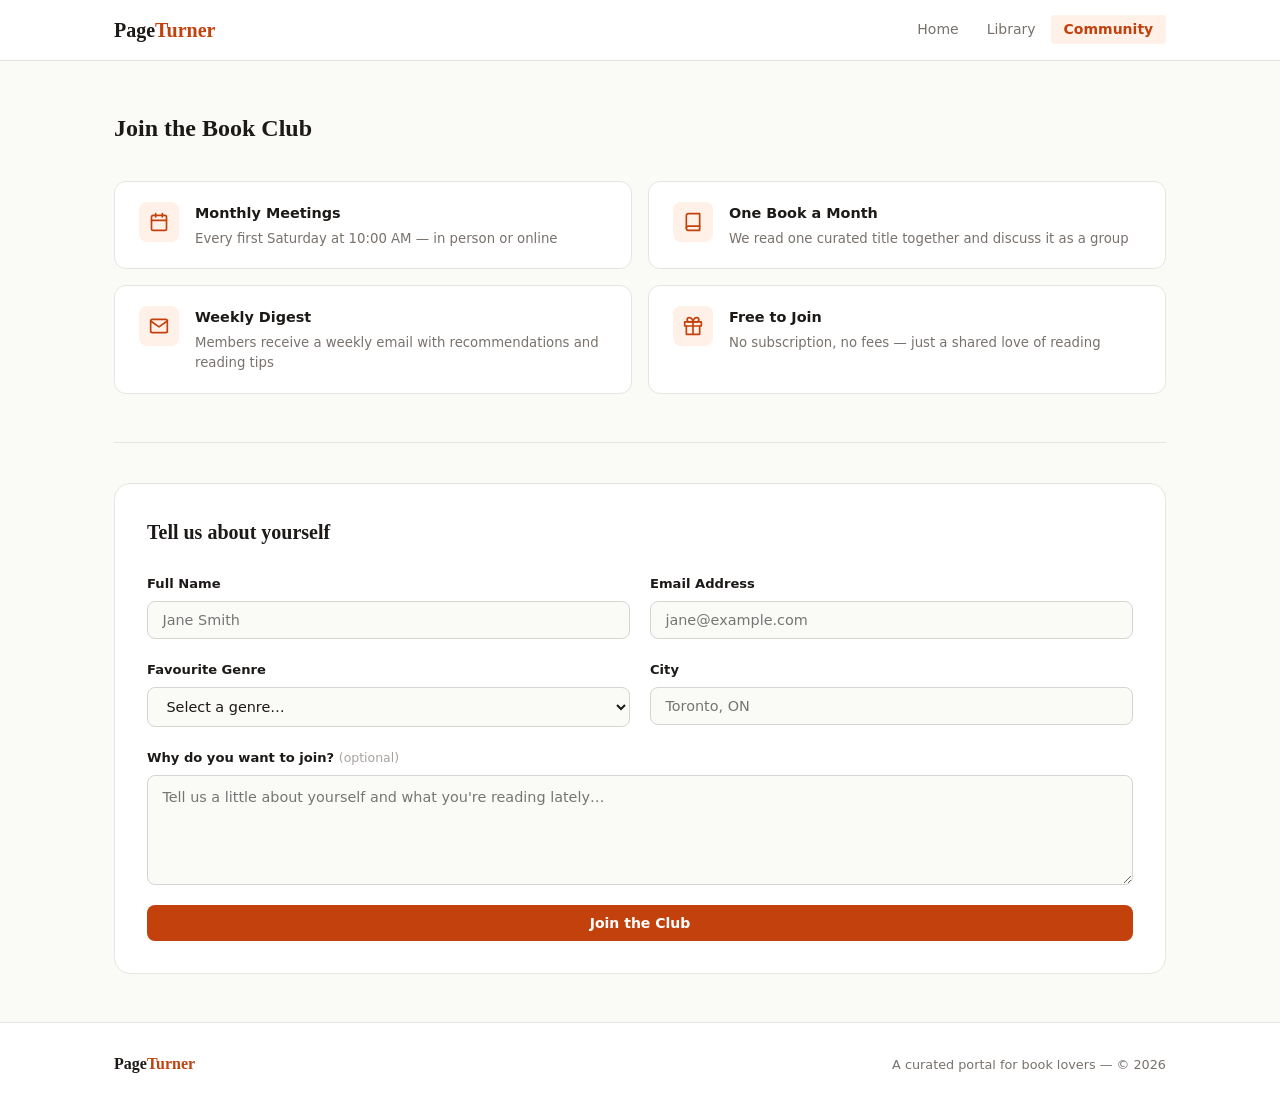
<file: community.html>
<!doctype html>
<html lang="en">
<head>
  <meta charset="UTF-8" />
  <meta name="viewport" content="width=device-width, initial-scale=1.0" />
  <title>Community — PageTurner</title>
  <link rel="stylesheet" href="css/style.css" />
</head>
<body>

  <!-- NAVBAR -->
  <header>
    <nav class="navbar" aria-label="Main navigation">
      <div class="nav-inner">
        <a href="index.html" class="nav-logo">Page<span>Turner</span></a>
        <ul class="nav-links" role="list">
          <li><a href="index.html">Home</a></li>
          <li><a href="library.html">Library</a></li>
          <li><a href="community.html">Community</a></li>
        </ul>
      </div>
    </nav>
  </header>

  <main>
    <section class="section" aria-labelledby="community-heading">

      <div class="section-header">
        <h2 id="community-heading">Join the Book Club</h2>
      </div>

      <!-- Club Info Card -->
      <div class="club-grid" aria-label="Book club details">

        <div class="club-card">
          <div class="club-icon" aria-hidden="true">
            <svg width="20" height="20" viewBox="0 0 24 24" fill="none"
                 stroke="currentColor" stroke-width="2"
                 stroke-linecap="round" stroke-linejoin="round">
              <rect x="3" y="4" width="18" height="18" rx="2" ry="2"/>
              <line x1="16" y1="2" x2="16" y2="6"/>
              <line x1="8"  y1="2" x2="8"  y2="6"/>
              <line x1="3"  y1="10" x2="21" y2="10"/>
            </svg>
          </div>
          <div>
            <h4>Monthly Meetings</h4>
            <p>Every first Saturday at 10:00 AM &mdash; in person or online</p>
          </div>
        </div>

        <div class="club-card">
          <div class="club-icon" aria-hidden="true">
            <svg width="20" height="20" viewBox="0 0 24 24" fill="none"
                 stroke="currentColor" stroke-width="2"
                 stroke-linecap="round" stroke-linejoin="round">
              <path d="M4 19.5A2.5 2.5 0 0 1 6.5 17H20"/>
              <path d="M6.5 2H20v20H6.5A2.5 2.5 0 0 1 4 19.5v-15A2.5 2.5 0 0 1 6.5 2z"/>
            </svg>
          </div>
          <div>
            <h4>One Book a Month</h4>
            <p>We read one curated title together and discuss it as a group</p>
          </div>
        </div>

        <div class="club-card">
          <div class="club-icon" aria-hidden="true">
            <svg width="20" height="20" viewBox="0 0 24 24" fill="none"
                 stroke="currentColor" stroke-width="2"
                 stroke-linecap="round" stroke-linejoin="round">
              <path d="M4 4h16c1.1 0 2 .9 2 2v12c0 1.1-.9 2-2 2H4c-1.1 0-2-.9-2-2V6c0-1.1.9-2 2-2z"/>
              <polyline points="22,6 12,13 2,6"/>
            </svg>
          </div>
          <div>
            <h4>Weekly Digest</h4>
            <p>Members receive a weekly email with recommendations and reading tips</p>
          </div>
        </div>

        <div class="club-card">
          <div class="club-icon" aria-hidden="true">
            <svg width="20" height="20" viewBox="0 0 24 24" fill="none"
                 stroke="currentColor" stroke-width="2"
                 stroke-linecap="round" stroke-linejoin="round">
              <polyline points="20 12 20 22 4 22 4 12"/>
              <rect x="2" y="7" width="20" height="5"/>
              <line x1="12" y1="22" x2="12" y2="7"/>
              <path d="M12 7H7.5a2.5 2.5 0 0 1 0-5C11 2 12 7 12 7z"/>
              <path d="M12 7h4.5a2.5 2.5 0 0 0 0-5C13 2 12 7 12 7z"/>
            </svg>
          </div>
          <div>
            <h4>Free to Join</h4>
            <p>No subscription, no fees &mdash; just a shared love of reading</p>
          </div>
        </div>

      </div>

      <hr class="divider" style="margin-bottom: 2.5rem;" />

      <!-- Join Form (hidden on success) -->
      <div id="form-wrap">
        <div class="form-shell">
          <h3>Tell us about yourself</h3>

          <form id="join-form" novalidate aria-label="Book club join form">
            <div class="form-grid">

              <!-- Full Name -->
              <div class="form-group" id="group-name">
                <label for="name">Full Name</label>
                <input
                  type="text"
                  id="name"
                  name="name"
                  placeholder="Jane Smith"
                  autocomplete="name"
                />
                <span class="field-error" id="error-name" role="alert"></span>
              </div>

              <!-- Email -->
              <div class="form-group" id="group-email">
                <label for="email">Email Address</label>
                <input
                  type="email"
                  id="email"
                  name="email"
                  placeholder="jane@example.com"
                  autocomplete="email"
                />
                <span class="field-error" id="error-email" role="alert"></span>
              </div>

              <!-- Genre -->
              <div class="form-group" id="group-genre">
                <label for="genre">Favourite Genre</label>
                <select id="genre" name="genre">
                  <option value="" disabled selected>Select a genre&hellip;</option>
                  <option value="Fiction">Fiction</option>
                  <option value="Non-Fiction">Non-Fiction</option>
                  <option value="Mystery">Mystery</option>
                  <option value="Sci-Fi">Sci-Fi</option>
                  <option value="Biography">Biography</option>
                  <option value="Other">Other / Multiple</option>
                </select>
                <span class="field-error" id="error-genre" role="alert"></span>
              </div>

              <!-- City -->
              <div class="form-group" id="group-city">
                <label for="city">City</label>
                <input
                  type="text"
                  id="city"
                  name="city"
                  placeholder="Toronto, ON"
                  autocomplete="address-level2"
                />
                <span class="field-error" id="error-city" role="alert"></span>
              </div>

              <!-- Message (optional) -->
              <div class="form-group full" id="group-message">
                <label for="message">
                  Why do you want to join?
                  <span class="optional">(optional)</span>
                </label>
                <textarea
                  id="message"
                  name="message"
                  placeholder="Tell us a little about yourself and what you're reading lately&hellip;"
                ></textarea>
              </div>

              <!-- Submit -->
              <div class="form-group full">
                <button type="submit" class="btn">Join the Club</button>
              </div>

            </div>
          </form>
        </div>
      </div>

      <!-- Succes State -->
      <div class="success-state" id="success-state" role="status" aria-live="polite">
        <div class="success-icon" aria-hidden="true">
          <svg width="26" height="26" viewBox="0 0 24 24" fill="none"
               stroke="currentColor" stroke-width="2.5"
               stroke-linecap="round" stroke-linejoin="round">
            <polyline points="20 6 9 17 4 12"/>
          </svg>
        </div>
        <h3>You're in!</h3>
        <p>
          Welcome to the PageTurner Book Club. We will be in touch soon
          with details about our next meeting and reading pick.
        </p>
      </div>

    </section>
  </main>

  <!-- Footer -->
  <footer class="site-footer">
    <div class="footer-inner">
      <span class="footer-logo">Page<span>Turner</span></span>
      <p class="footer-copy">A curated portal for book lovers &mdash; &copy; 2026</p>
    </div>
  </footer>

  <script src="js/nav.js"></script>
  <script src="js/form.js"></script>

</body>
</html>
</file>
<file: css/style.css>
*, *::before, *::after { box-sizing: border-box; margin: 0; padding: 0; }
img { display: block; max-width: 100%; }
a { color: inherit; text-decoration: none; }
ul { list-style: none; }
button, input, select, textarea { font-family: inherit; font-size: inherit; cursor: pointer; }

:root {
  --bg:           #FAFAF7;
  --surface:      #FFFFFF;
  --text:         #1C1917;
  --muted:        #78716C;
  --subtle:       #A8A29E;
  --accent:       #C2410C;
  --accent-hover: #9A3209;
  --accent-lt:    #FFF0E8;
  --border:       #E7E5E4;
  --border-md:    #D6D3D1;
  --danger:       #DC2626;
  --danger-lt:    #FEF2F2;
  --success:      #16A34A;
  --success-lt:   #DCFCE7;
  --font-serif:   Georgia, serif;
  --font-sans:    system-ui, sans-serif;
  --radius:       8px;
  --radius-lg:    12px;
  --radius-xl:    16px;
  --shadow:       0 2px 12px rgba(0,0,0,0.07);
  --shadow-md:    0 4px 20px rgba(0,0,0,0.11);
  --max-w:        1100px;
}

html { scroll-behavior: smooth; }
body {
  font-family: var(--font-sans);
  font-size: 1rem;
  line-height: 1.65;
  color: var(--text);
  background: var(--bg);
  min-height: 100vh;
}

/* Nav bar */
.navbar {
  background: var(--surface);
  border-bottom: 1px solid var(--border);
  position: sticky;
  top: 0;
  z-index: 100;
}
.nav-inner {
  max-width: var(--max-w);
  margin: 0 auto;
  padding: 0 1.5rem;
  height: 60px;
  display: flex;
  align-items: center;
  justify-content: space-between;
}
.nav-logo {
  font-family: var(--font-serif);
  font-size: 1.25rem;
  font-weight: 700;
}
.nav-logo span { color: var(--accent); }
.nav-links { display: flex; gap: 0.15rem; }
.nav-links a {
  padding: 0.4rem 0.8rem;
  border-radius: 4px;
  font-size: 0.875rem;
  color: var(--muted);
  font-weight: 500;
  transition: background 0.15s, color 0.15s;
}
.nav-links a:hover { background: var(--bg); color: var(--text); }
.nav-links a.active { background: var(--accent-lt); color: var(--accent); font-weight: 600; }

/* Hero */
.hero {
  max-width: var(--max-w);
  margin: 0 auto;
  padding: 4rem 1.5rem 3.5rem;
}
.hero-eyebrow {
  display: inline-block;
  font-size: 0.7rem;
  font-weight: 700;
  letter-spacing: 0.12em;
  text-transform: uppercase;
  color: var(--accent);
  margin-bottom: 1rem;
}
.hero h1 {
  font-family: var(--font-serif);
  font-size: clamp(2rem, 5vw, 3.25rem);
  line-height: 1.15;
  max-width: 600px;
  margin-bottom: 1.25rem;
}
.hero p { color: var(--muted); max-width: 500px; margin-bottom: 2rem; }

/* Buttons */
.btn {
  display: inline-block;
  padding: 0.65rem 1.4rem;
  background: var(--accent);
  color: #fff;
  font-size: 0.875rem;
  font-weight: 600;
  border: none;
  border-radius: var(--radius);
  transition: background 0.15s, transform 0.1s;
}
.btn:hover { background: var(--accent-hover); }
.btn:active { transform: scale(0.98); }
.btn-outline { background: transparent; color: var(--accent); border: 1.5px solid var(--accent); }
.btn-outline:hover { background: var(--accent-lt); }
.btn-sm { padding: 0.45rem 1rem; font-size: 0.8rem; }

/* Layout */
.section { max-width: var(--max-w); margin: 0 auto; padding: 3rem 1.5rem; }
.section-header {
  display: flex;
  align-items: baseline;
  justify-content: space-between;
  flex-wrap: wrap;
  gap: 0.75rem;
  margin-bottom: 2rem;
}
.section-header h2 { font-family: var(--font-serif); font-size: 1.5rem; }
.divider { border: none; border-top: 1px solid var(--border); }

/* Cards */
.cards-grid { display: grid; grid-template-columns: 1fr; gap: 1.5rem; }
.card {
  background: var(--surface);
  border: 1px solid var(--border);
  border-radius: var(--radius-lg);
  overflow: hidden;
  display: flex;
  flex-direction: column;
  box-shadow: var(--shadow);
  transition: transform 0.2s, box-shadow 0.2s;
}
.card:hover { transform: translateY(-4px); box-shadow: var(--shadow-md); }
.card-img { position: relative; aspect-ratio: 16/9; overflow: hidden; background: var(--border); }
.card-img img { width: 100%; height: 100%; object-fit: cover; transition: transform 0.35s; }
.card:hover .card-img img { transform: scale(1.04); }
.card-badge {
  position: absolute;
  top: 0.75rem; left: 0.75rem;
  background: var(--accent);
  color: #fff;
  font-size: 0.68rem;
  font-weight: 700;
  letter-spacing: 0.07em;
  text-transform: uppercase;
  padding: 0.2rem 0.6rem;
  border-radius: 999px;
}
.card-body { padding: 1.25rem; display: flex; flex-direction: column; flex: 1; gap: 0.3rem; }
.card-year { font-size: 0.72rem; color: var(--subtle); font-weight: 500; }
.card-title { font-family: var(--font-serif); font-size: 1.05rem; line-height: 1.3; }
.card-author { font-size: 0.82rem; color: var(--muted); font-weight: 500; }
.card-desc { font-size: 0.83rem; color: var(--muted); line-height: 1.55; margin-top: 0.3rem; flex: 1; }

/* Quote Widget */
.widget-wrap {
  background: var(--surface);
  border: 1px solid var(--border);
  border-left: 4px solid var(--accent);
  border-radius: var(--radius-lg);
  padding: 2rem 2.25rem;
}
.widget-label {
  font-size: 0.68rem;
  font-weight: 700;
  letter-spacing: 0.12em;
  text-transform: uppercase;
  color: var(--accent);
  margin-bottom: 1rem;
}
.widget-quote { font-family: var(--font-serif); font-size: 1.15rem; line-height: 1.65; margin-bottom: 0.75rem; min-height: 2.5rem; }
.widget-author { font-size: 0.85rem; color: var(--muted); font-weight: 500; }
.widget-loading { color: var(--subtle); font-style: italic; }
.widget-footer { margin-top: 1.5rem; }

/* Search */
.search-wrap { position: relative; margin-bottom: 1.25rem; }
.search-icon {
  position: absolute;
  left: 0.9rem; top: 50%;
  transform: translateY(-50%);
  color: var(--subtle);
  pointer-events: none;
  display: flex;
}
.search-input {
  width: 100%;
  padding: 0.7rem 1rem 0.7rem 2.7rem;
  border: 1.5px solid var(--border-md);
  border-radius: var(--radius);
  background: var(--surface);
  font-size: 0.9rem;
  color: var(--text);
  outline: none;
  transition: border-color 0.15s, box-shadow 0.15s;
}
.search-input::placeholder { color: var(--subtle); }
.search-input:focus { border-color: var(--accent); box-shadow: 0 0 0 3px rgba(194,65,12,0.1); }

/* Genre Filter — pill bar (mobile) → tab strip (desktop) */
.filter-bar {
  display: flex;
  gap: 0.5rem;
  overflow-x: auto;
  padding-bottom: 0.75rem;
  margin-bottom: 1.75rem;
  scrollbar-width: none;
}
.filter-bar::-webkit-scrollbar { display: none; }
.filter-btn {
  flex-shrink: 0;
  padding: 0.45rem 1.1rem;
  border: 1.5px solid var(--border-md);
  border-radius: 999px;
  background: var(--surface);
  color: var(--muted);
  font-size: 0.85rem;
  font-weight: 500;
  white-space: nowrap;
  transition: all 0.15s;
}
.filter-btn:hover { border-color: var(--accent); color: var(--accent); }
.filter-btn.active { background: var(--accent); border-color: var(--accent); color: #fff; }

/* Empty State */
.empty-state { text-align: center; padding: 4rem 1.5rem; color: var(--muted); display: none; }
.empty-state-icon {
  width: 48px; height: 48px;
  background: var(--bg);
  border: 1px solid var(--border);
  border-radius: 50%;
  display: flex; align-items: center; justify-content: center;
  margin: 0 auto 1rem;
  color: var(--subtle);
}
.empty-state h3 { font-family: var(--font-serif); font-size: 1.15rem; margin-bottom: 0.4rem; }
.empty-state p { font-size: 0.875rem; }

/* Club Info */
.club-grid { display: grid; gap: 1rem; margin-bottom: 3rem; }
.club-card {
  background: var(--surface);
  border: 1px solid var(--border);
  border-radius: var(--radius-lg);
  padding: 1.25rem 1.5rem;
  display: flex;
  align-items: flex-start;
  gap: 1rem;
}
.club-icon {
  width: 40px; height: 40px;
  background: var(--accent-lt);
  border-radius: var(--radius);
  display: flex; align-items: center; justify-content: center;
  flex-shrink: 0;
  color: var(--accent);
}
.club-card h4 { font-size: 0.9rem; font-weight: 600; margin-bottom: 0.2rem; }
.club-card p { font-size: 0.83rem; color: var(--muted); line-height: 1.5; }

/* form */
.form-shell {
  background: var(--surface);
  border: 1px solid var(--border);
  border-radius: var(--radius-xl);
  padding: 2rem;
}
.form-shell h3 { font-family: var(--font-serif); font-size: 1.25rem; margin-bottom: 1.5rem; }
.form-grid { display: grid; grid-template-columns: 1fr; gap: 1.25rem; }
.form-group { display: flex; flex-direction: column; gap: 0.35rem; }
.form-group.full { grid-column: 1 / -1; }
.form-group label { font-size: 0.82rem; font-weight: 600; }
.form-group input,
.form-group select,
.form-group textarea {
  padding: 0.65rem 0.9rem;
  border: 1.5px solid var(--border-md);
  border-radius: var(--radius);
  background: var(--bg);
  font-size: 0.9rem;
  color: var(--text);
  outline: none;
  width: 100%;
  transition: border-color 0.15s, box-shadow 0.15s;
}
.form-group input:focus,
.form-group select:focus,
.form-group textarea:focus {
  border-color: var(--accent);
  box-shadow: 0 0 0 3px rgba(194,65,12,0.1);
  background: var(--surface);
}
.form-group textarea { resize: vertical; min-height: 110px; line-height: 1.6; }
.field-error { font-size: 0.77rem; color: var(--danger); display: none; }
.form-group.has-error input,
.form-group.has-error select,
.form-group.has-error textarea { border-color: var(--danger); background: var(--danger-lt); }
.form-group.has-error .field-error { display: block; }
.optional { color: var(--subtle); font-weight: 400; font-size: 0.78rem; }

/* Success State */
.success-state { display: none; text-align: center; padding: 4rem 2rem; }
.success-icon {
  width: 56px; height: 56px;
  background: var(--success-lt);
  border-radius: 50%;
  display: flex; align-items: center; justify-content: center;
  margin: 0 auto 1.5rem;
  color: var(--success);
}
.success-state h3 { font-family: var(--font-serif); font-size: 1.5rem; margin-bottom: 0.6rem; }
.success-state p { color: var(--muted); font-size: 0.95rem; max-width: 400px; margin: 0 auto; }

/* Footer */
.site-footer { border-top: 1px solid var(--border); background: var(--surface); }
.footer-inner {
  max-width: var(--max-w);
  margin: 0 auto;
  padding: 1.75rem 1.5rem;
  display: flex;
  align-items: center;
  justify-content: space-between;
  flex-wrap: wrap;
  gap: 0.75rem;
}
.footer-logo { font-family: var(--font-serif); font-weight: 700; font-size: 1rem; }
.footer-logo span { color: var(--accent); }
.footer-copy { font-size: 0.8rem; color: var(--muted); }

/* responsive */
@media (min-width: 640px) {
  .cards-grid { grid-template-columns: repeat(2, 1fr); }
  .form-grid  { grid-template-columns: repeat(2, 1fr); }
  .club-grid  { grid-template-columns: repeat(2, 1fr); }
}

@media (min-width: 1024px) {
  .cards-grid { grid-template-columns: repeat(3, 1fr); }

  /* Genre filter: pill bar → underline tabs (drastic responsive change) */
  .filter-bar {
    overflow-x: visible;
    padding-bottom: 0;
    margin-bottom: 2rem;
    border-bottom: 1px solid var(--border);
    gap: 0;
  }
  .filter-btn {
    border: none;
    border-radius: 0;
    border-bottom: 2px solid transparent;
    padding: 0.6rem 1.25rem;
    background: transparent;
    margin-bottom: -1px;
  }
  .filter-btn:hover { background: var(--bg); color: var(--text); border-bottom-color: var(--border-md); }
  .filter-btn.active { background: transparent; color: var(--accent); border-bottom-color: var(--accent); }
}
</file>
